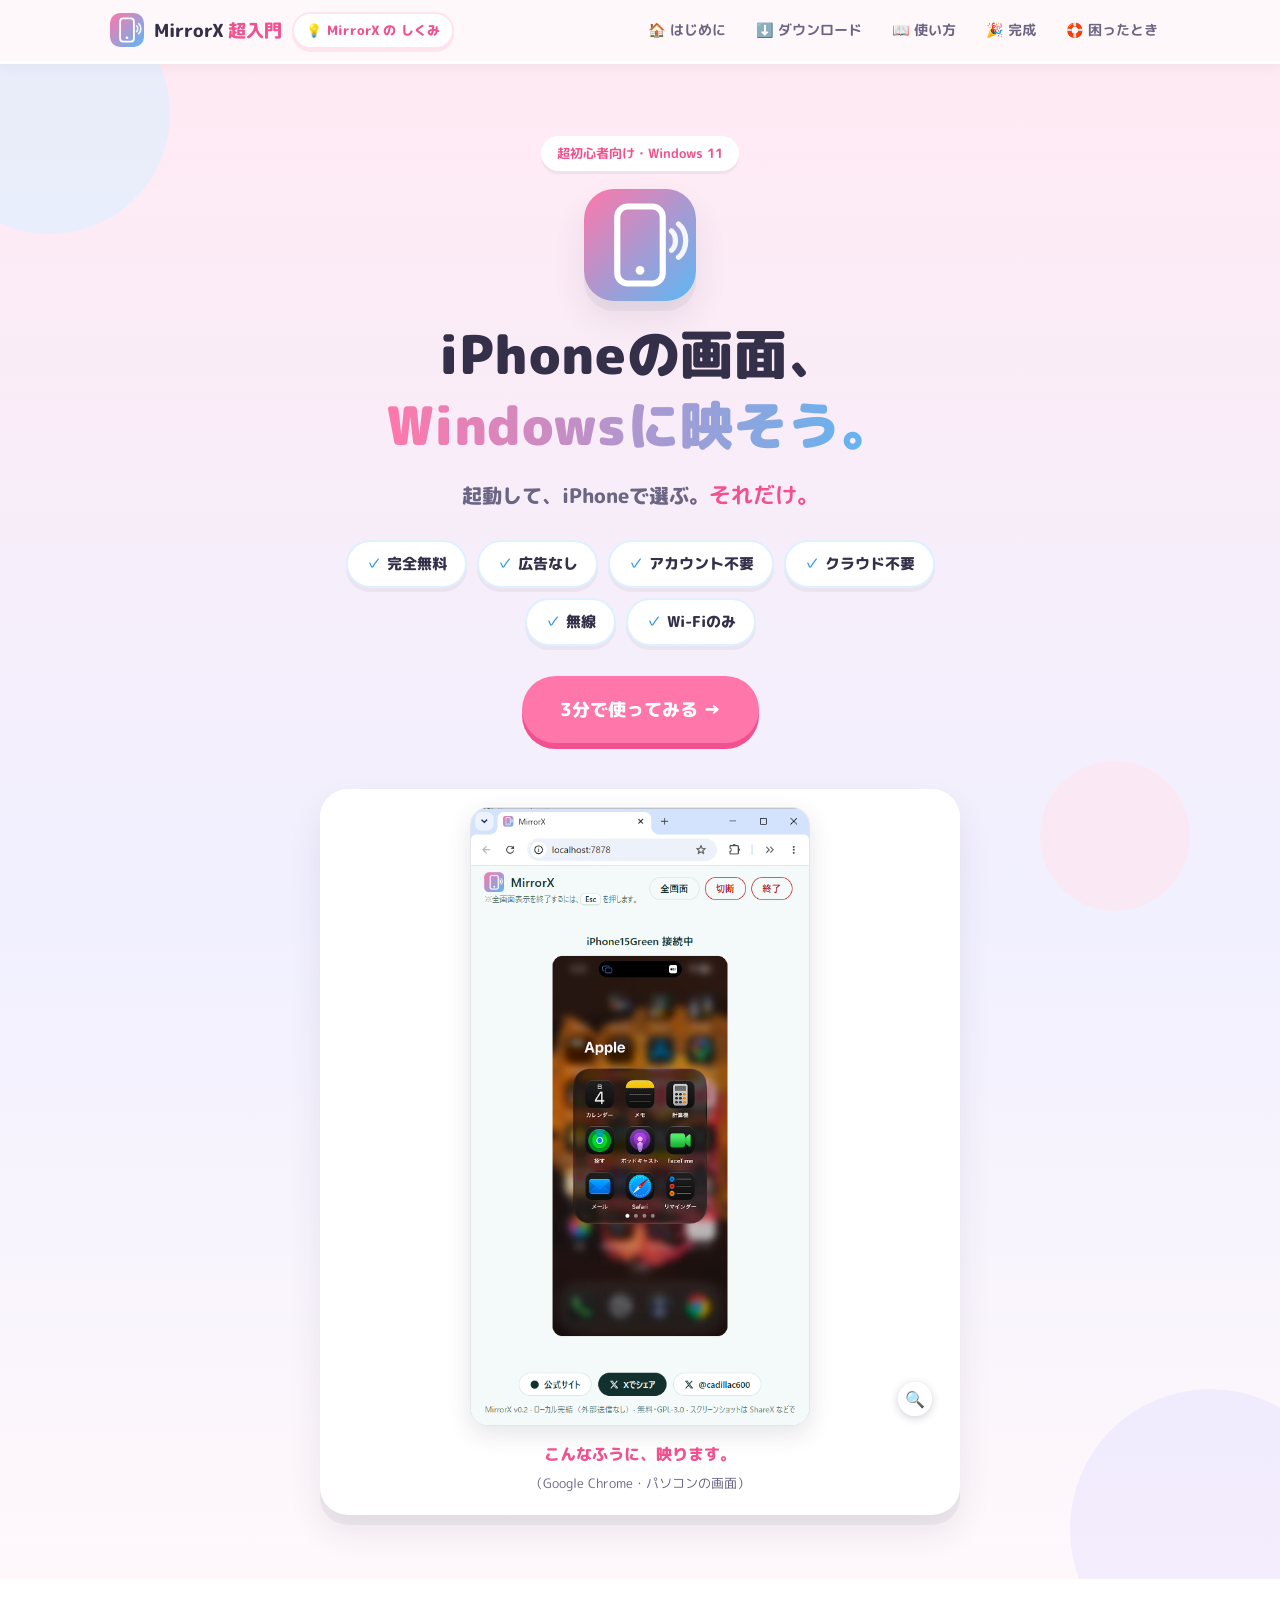
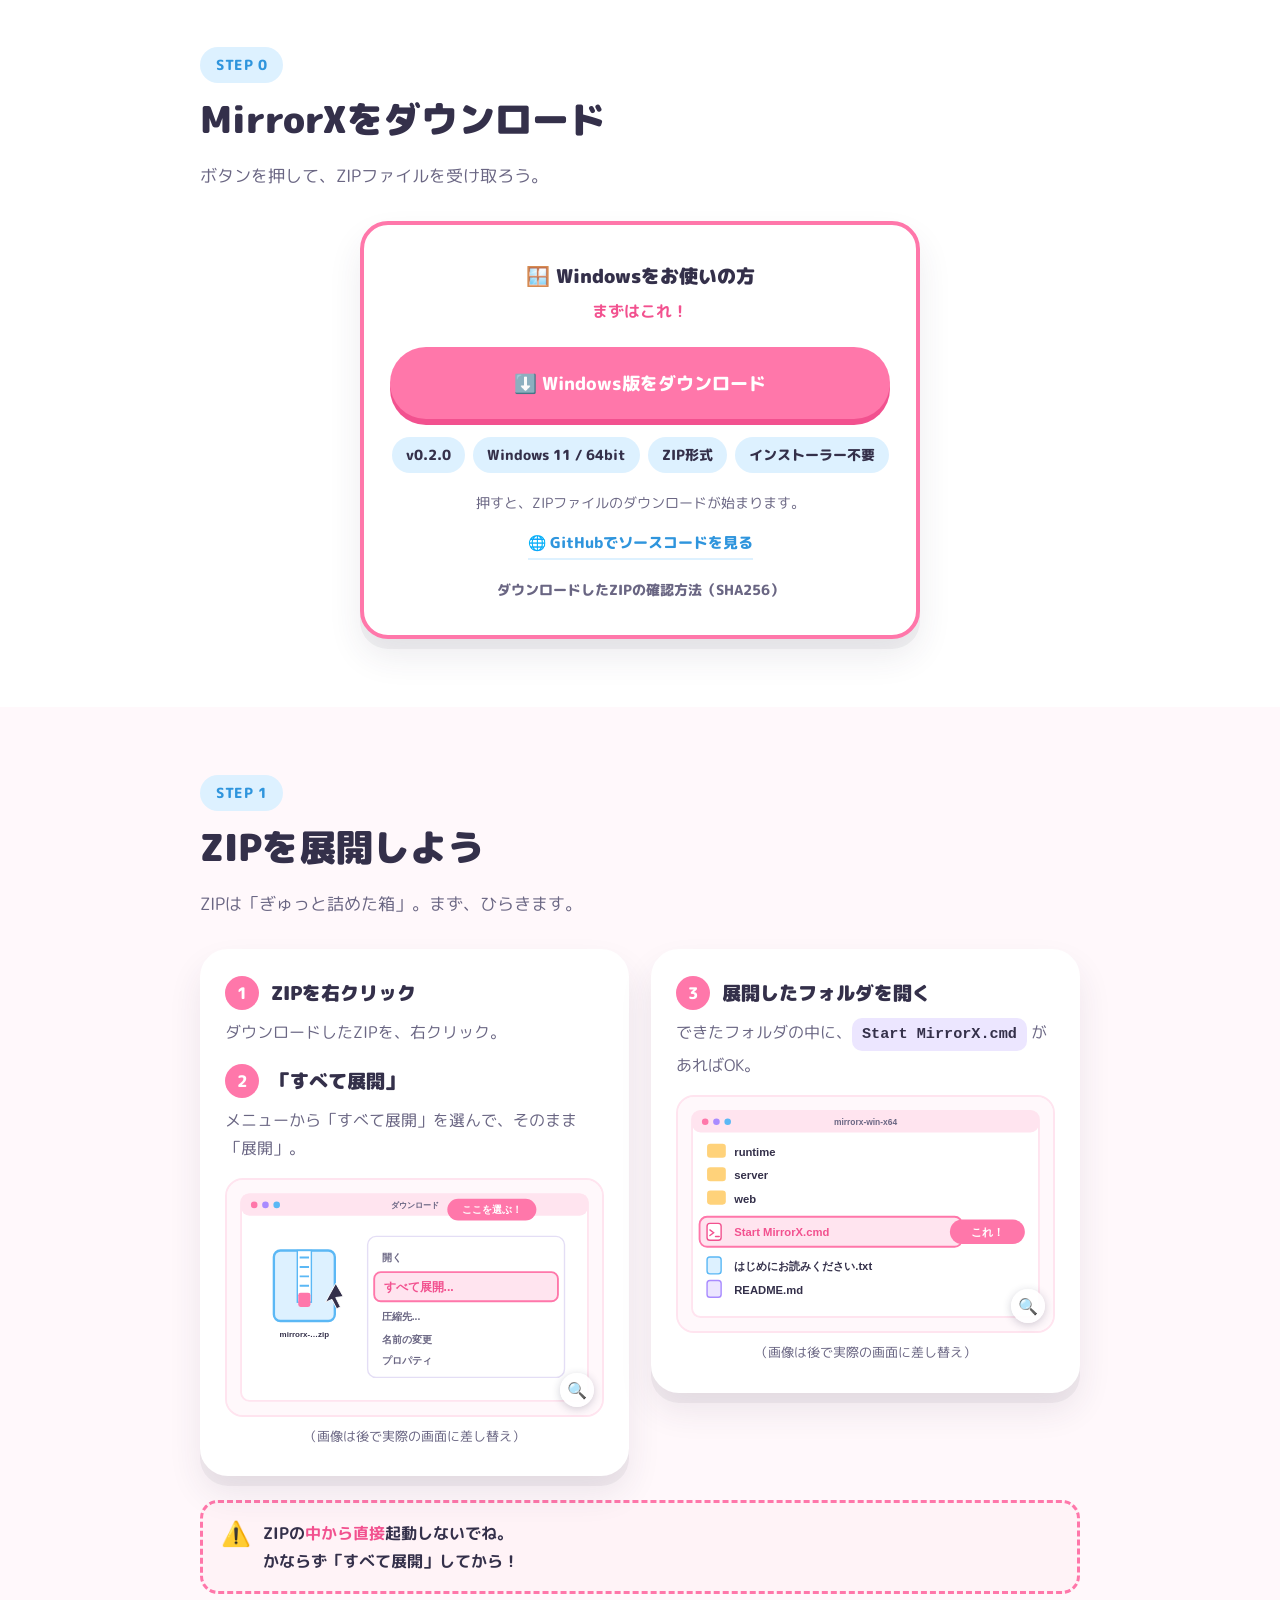
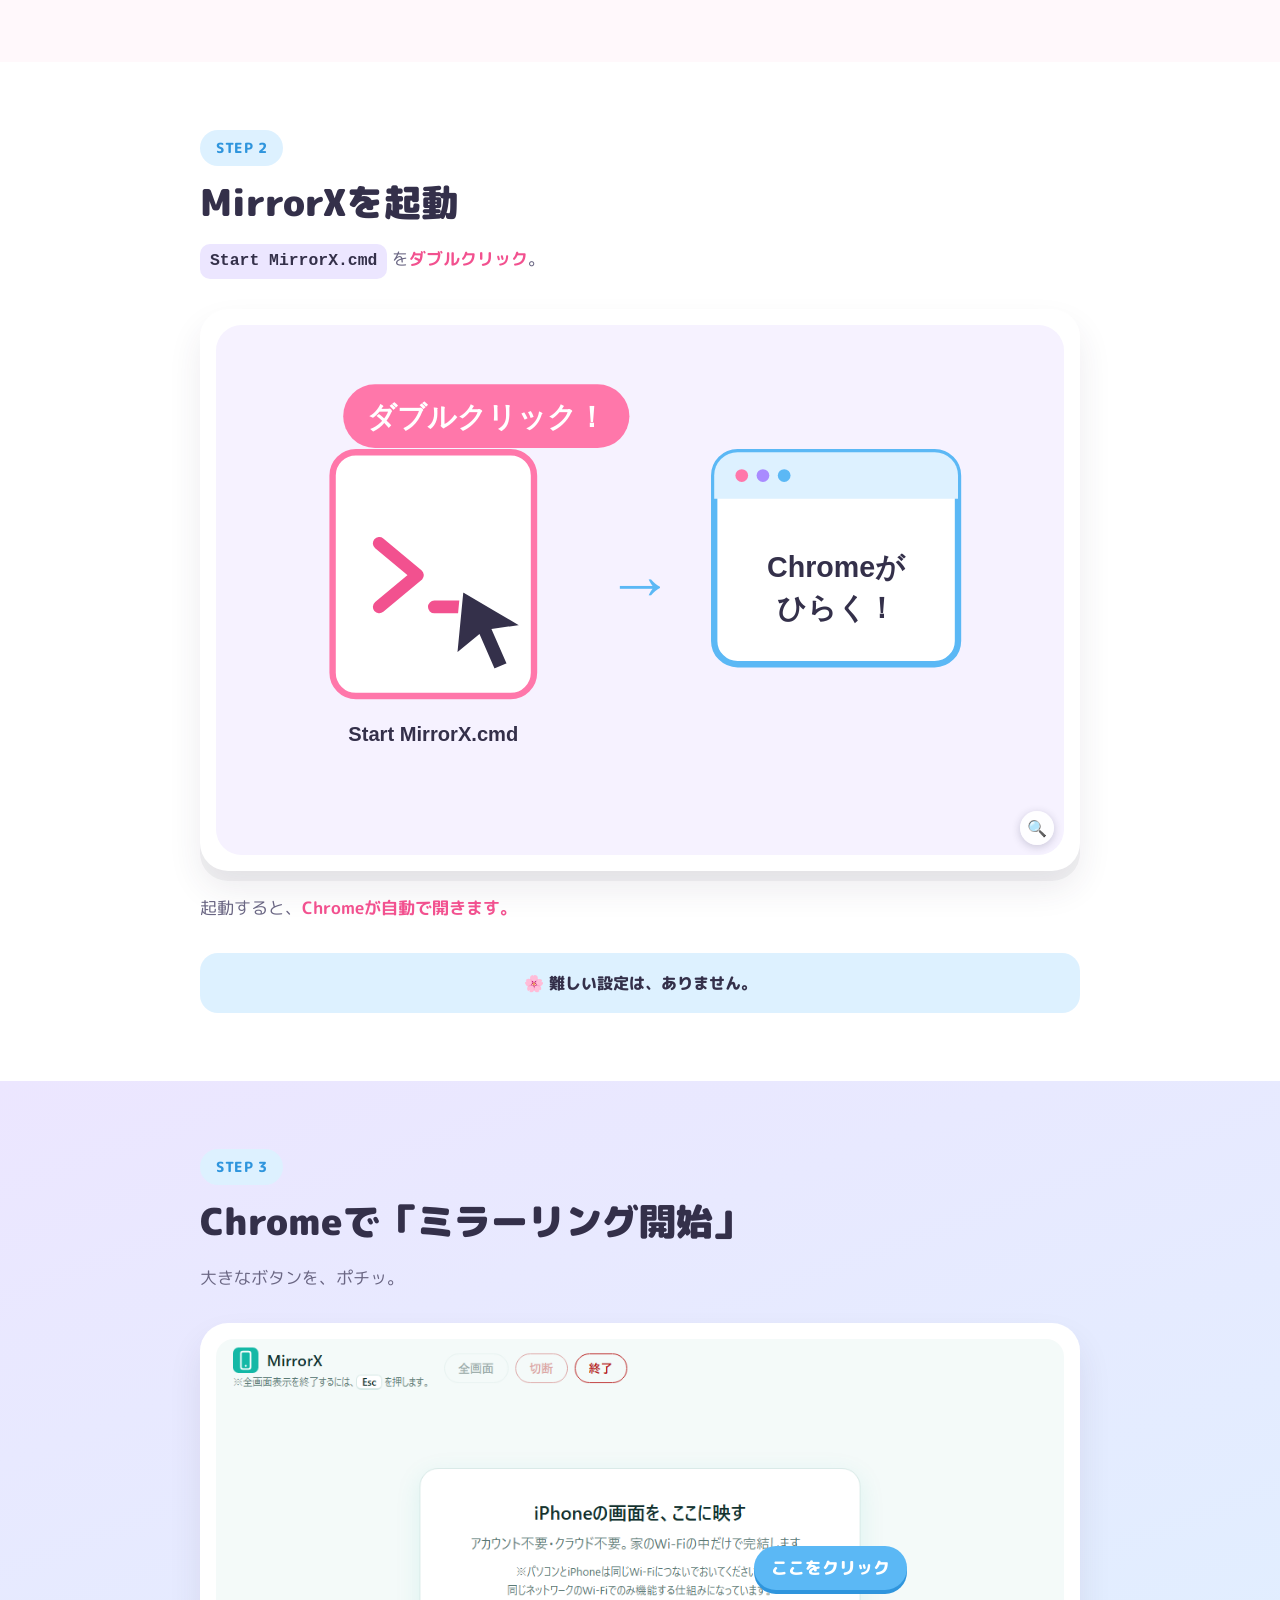
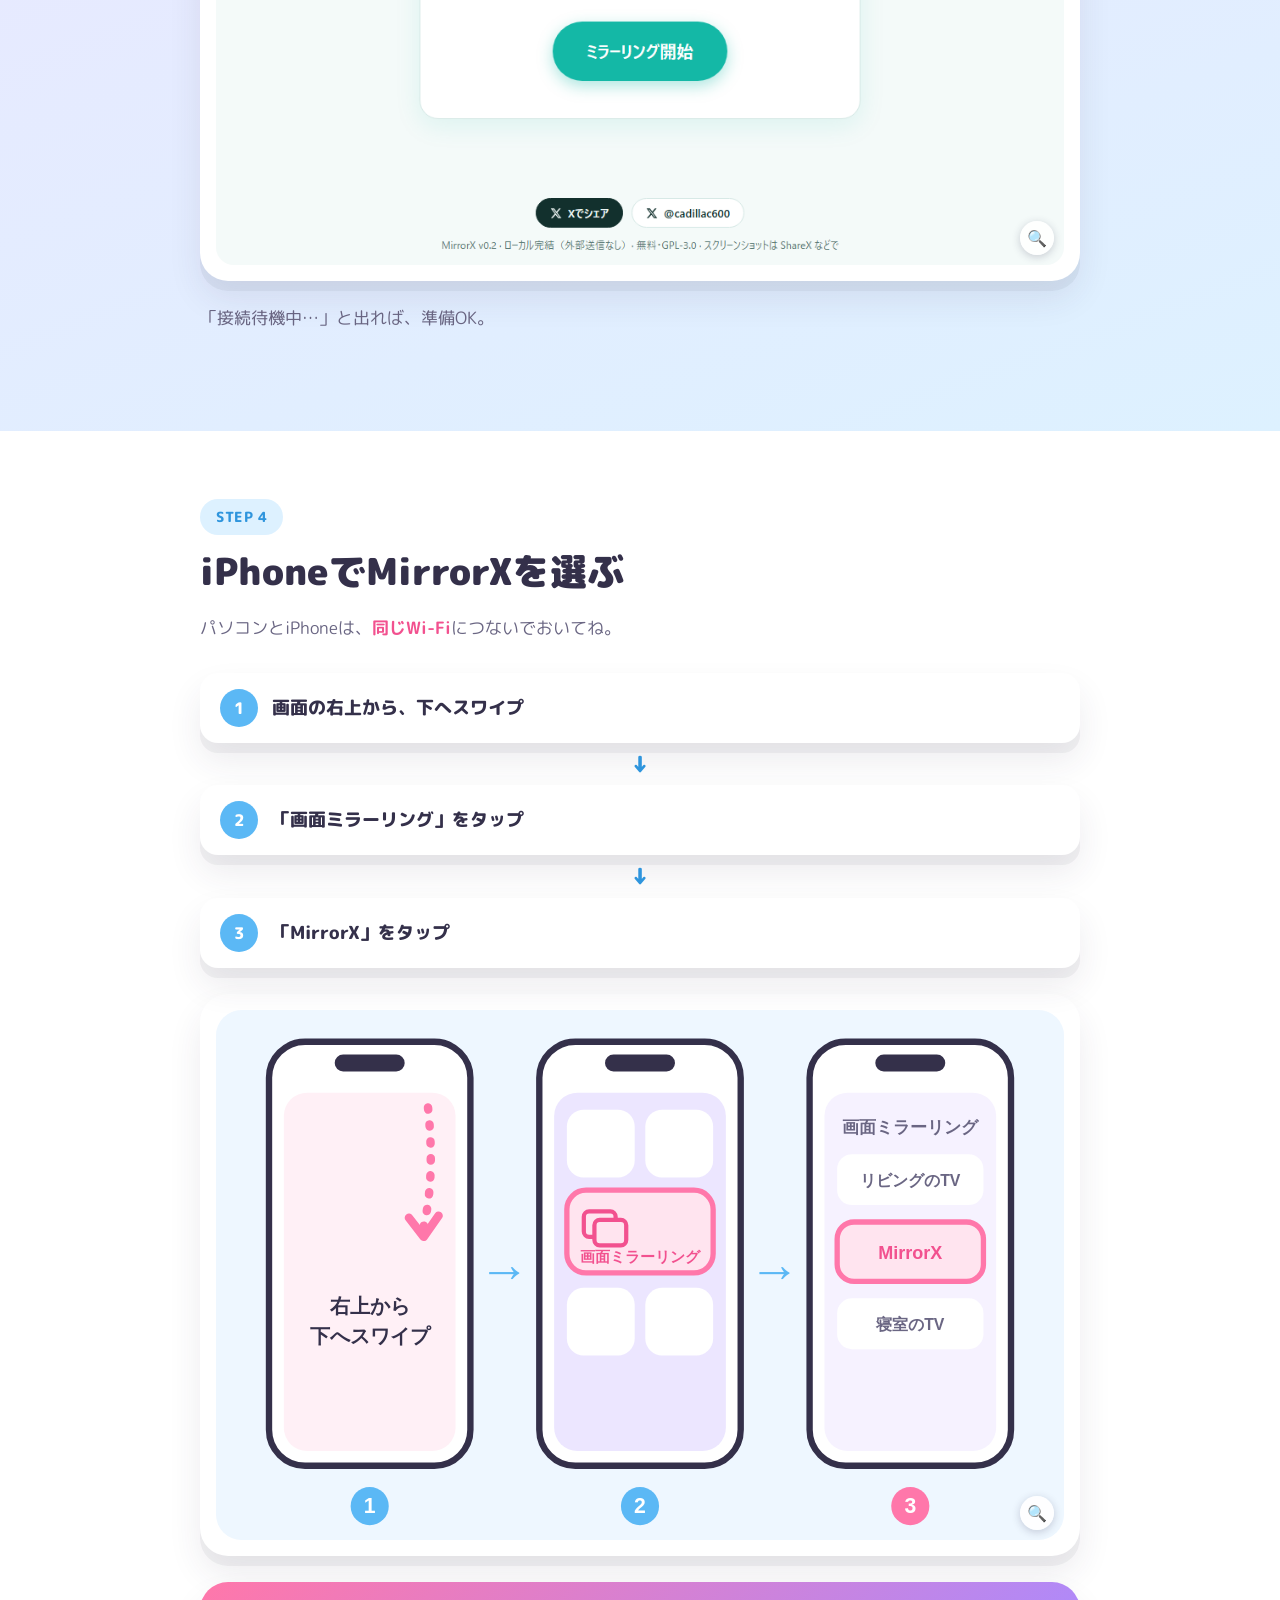
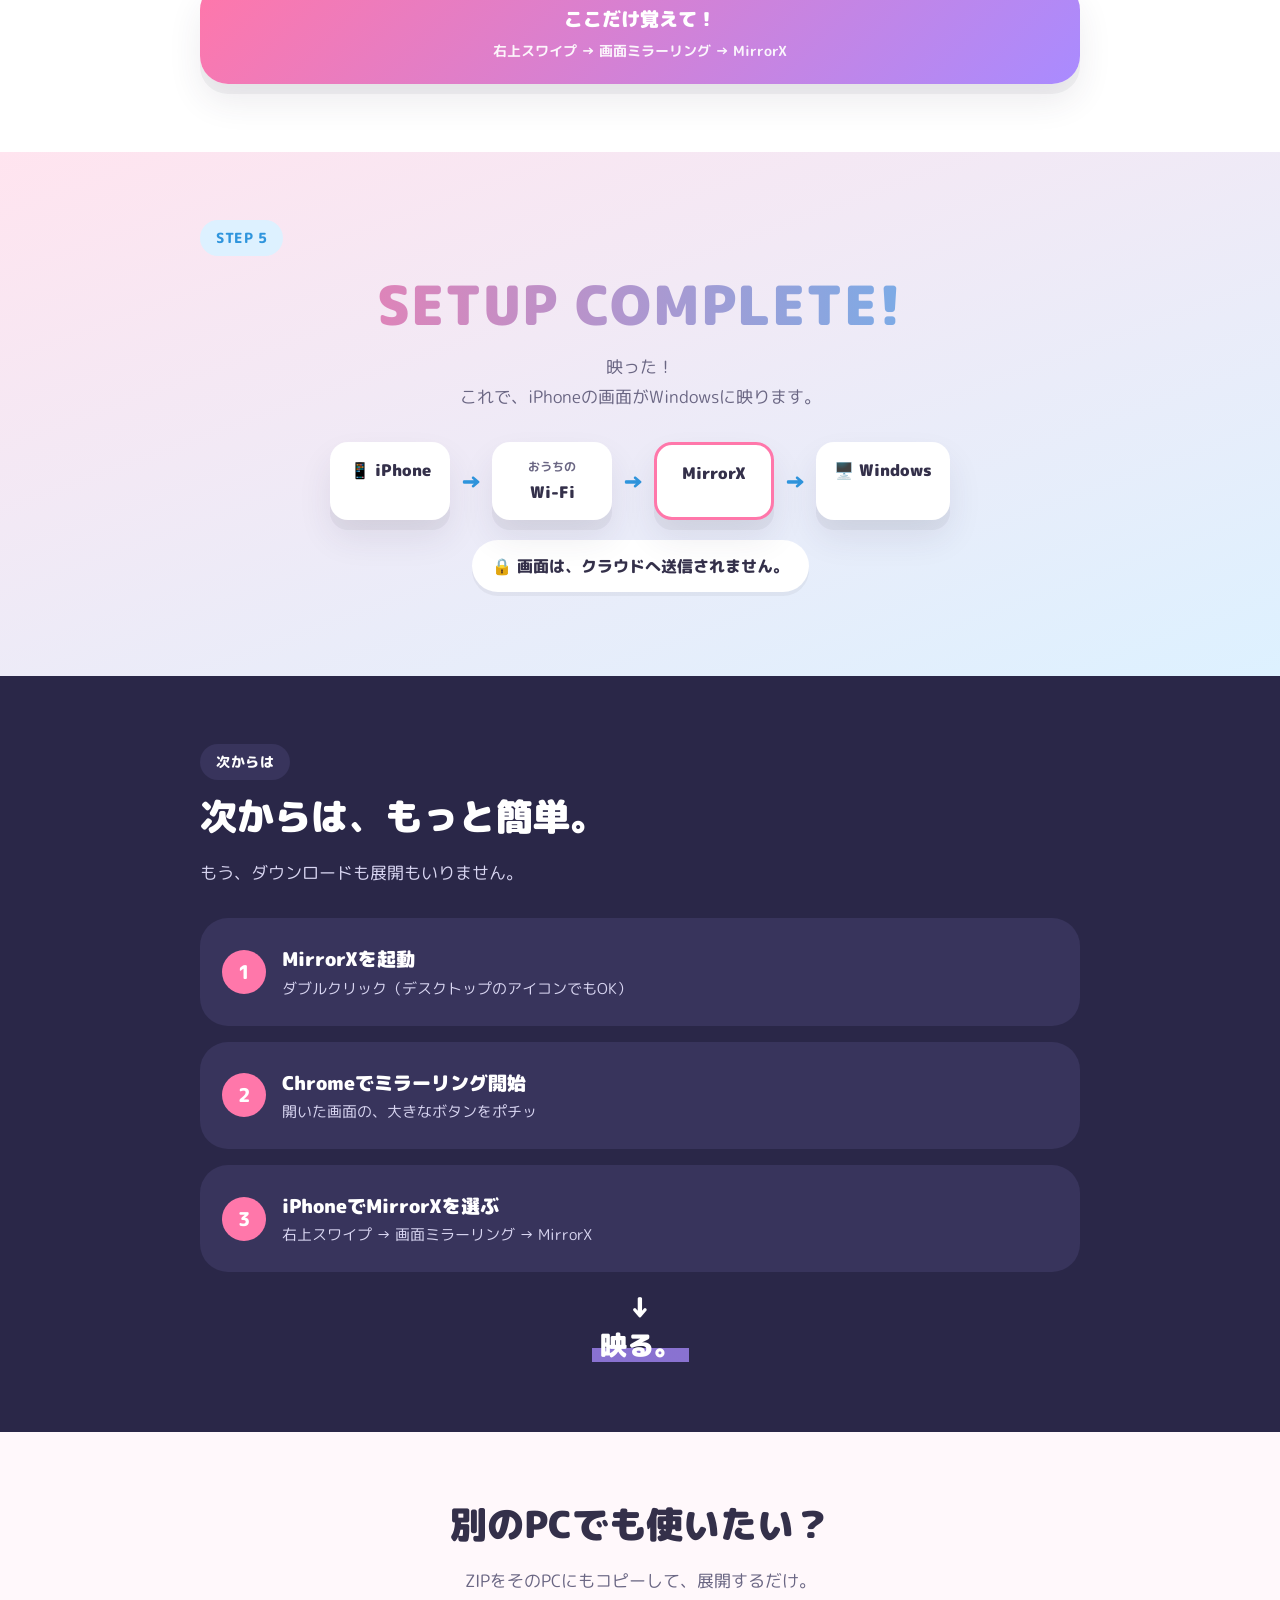
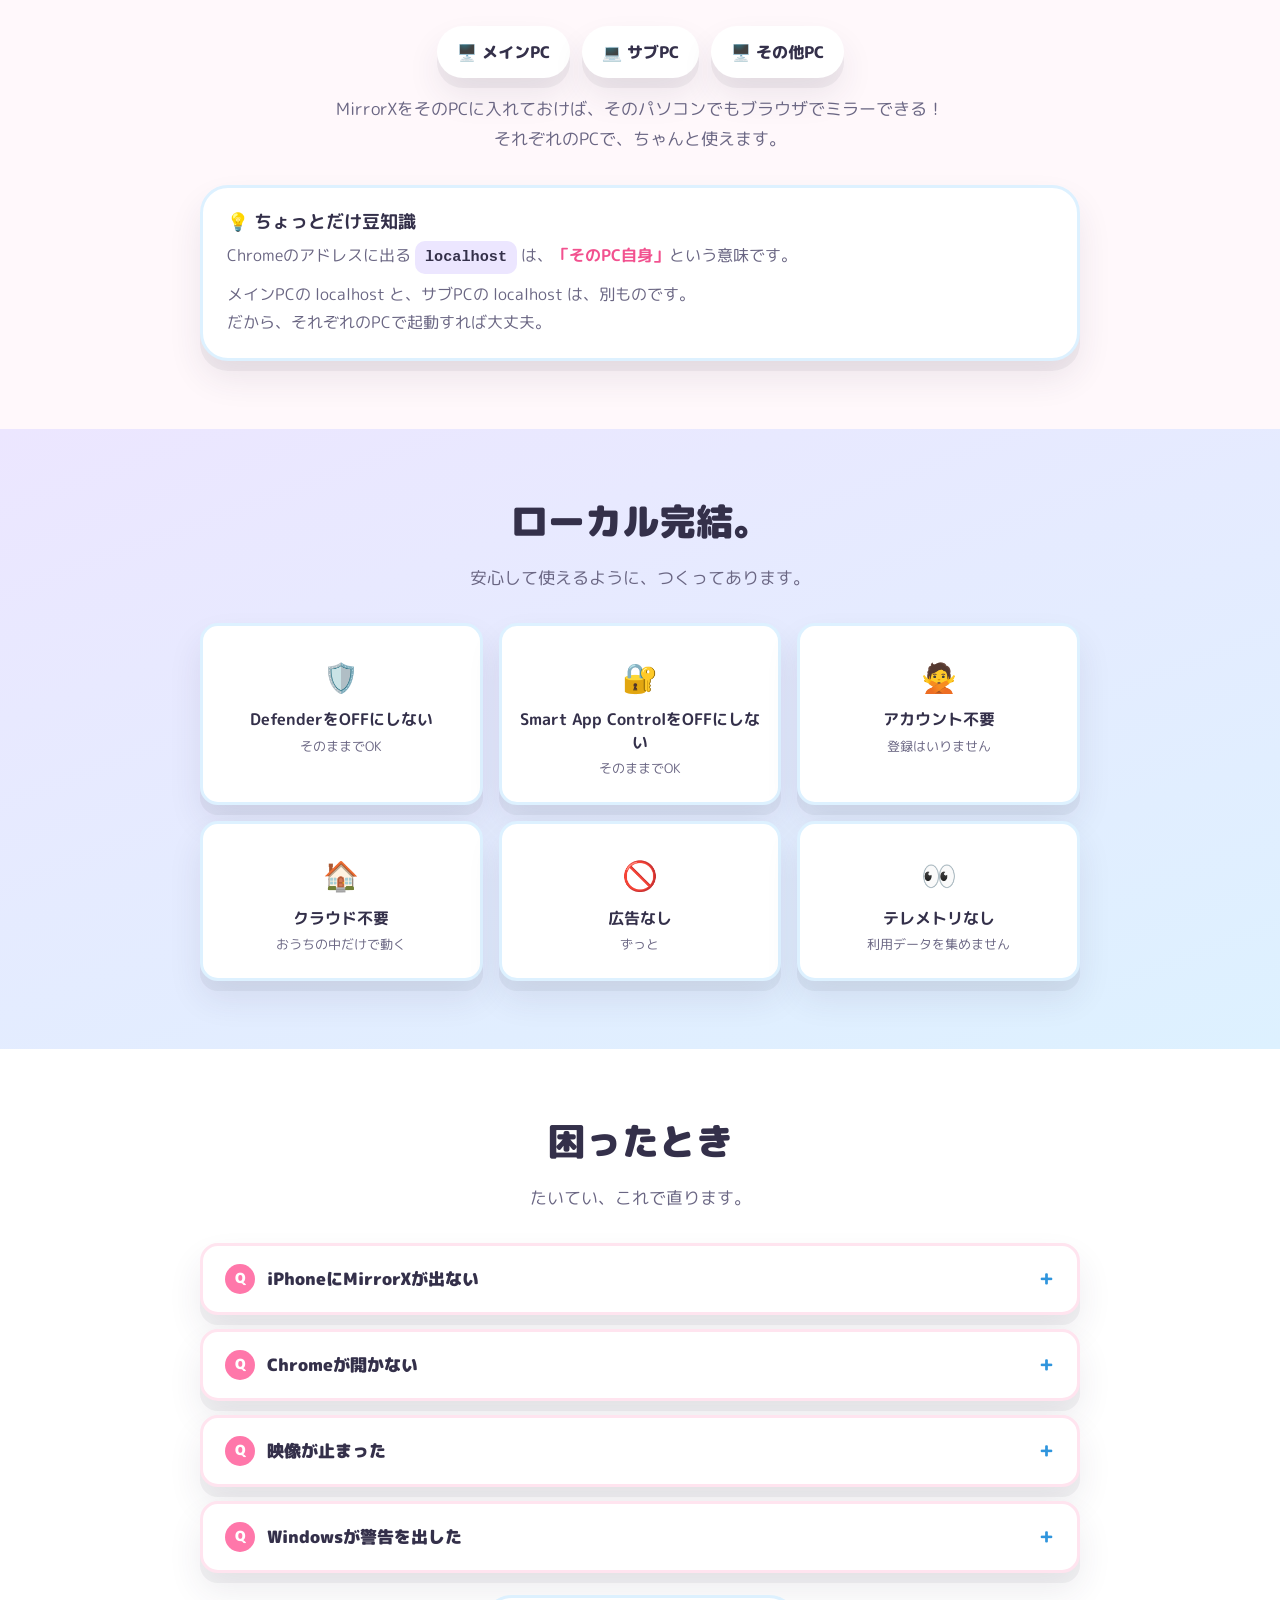
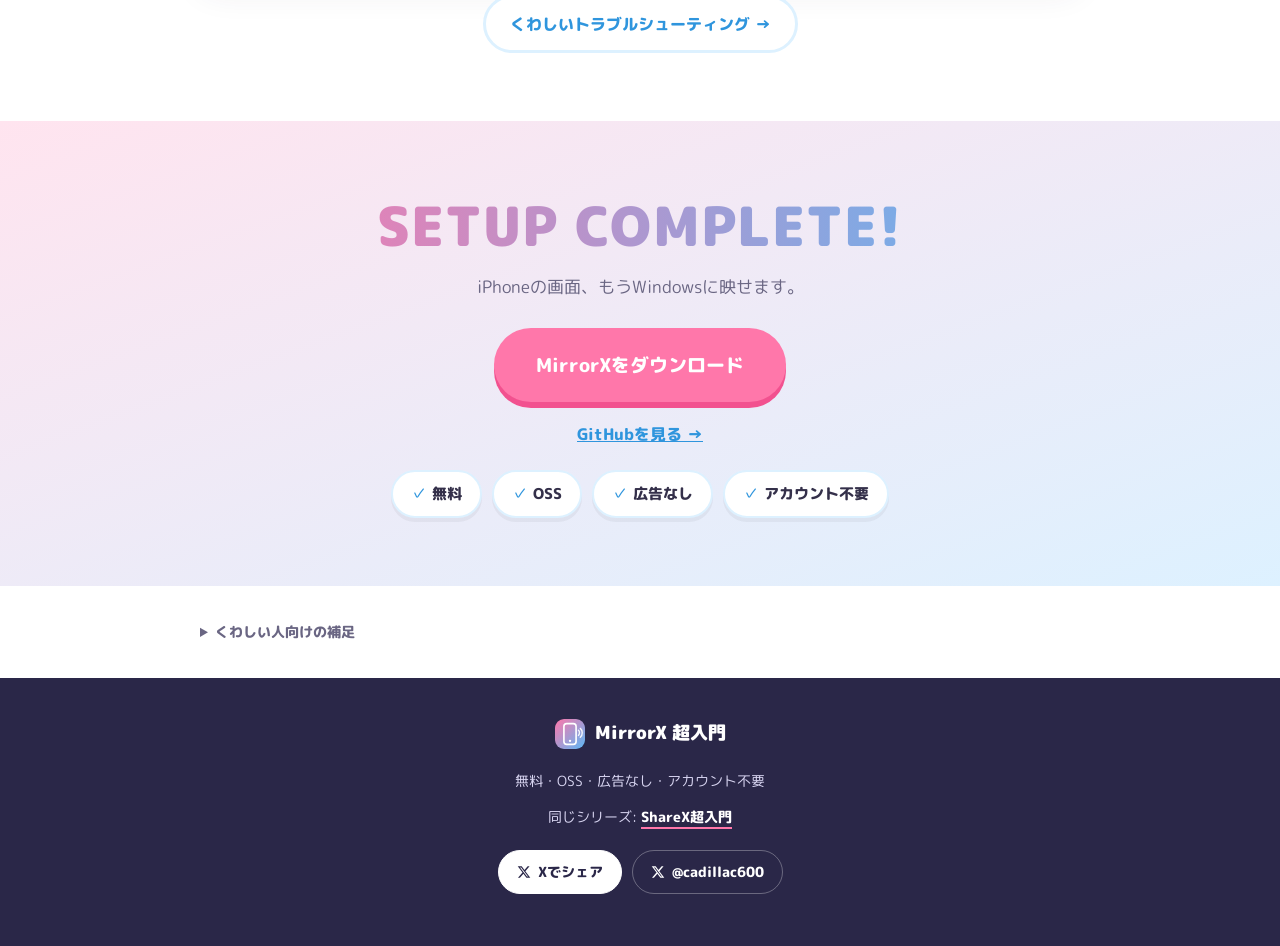
<file: public/index.html>
<!DOCTYPE html>
<html lang="ja">
<head>
<meta charset="UTF-8">
<meta name="viewport" content="width=device-width, initial-scale=1.0">
<title>MirrorX 超入門｜iPhoneの画面、Windowsに映そう</title>
<meta name="description" content="iPhoneの画面を、Windowsのブラウザに映す。完全無料・広告なし・アカウント不要・クラウド不要。起動して、iPhoneで選ぶだけの超初心者向けガイド。">

<link rel="canonical" href="https://mirrorx.jp-x.workers.dev/">

<meta property="og:type" content="website">
<meta property="og:site_name" content="MirrorX 超入門">
<meta property="og:locale" content="ja_JP">
<meta property="og:url" content="https://mirrorx.jp-x.workers.dev/">
<meta property="og:title" content="MirrorX 超入門｜iPhoneの画面、Windowsに映そう">
<meta property="og:description" content="起動して、iPhoneで選ぶ。それだけ。完全無料・広告なし・アカウント不要・クラウド不要。">
<meta property="og:image" content="https://mirrorx.jp-x.workers.dev/images/og-image.png?v=3">
<meta property="og:image:width" content="1200">
<meta property="og:image:height" content="630">
<meta name="twitter:card" content="summary_large_image">
<meta name="twitter:title" content="MirrorX 超入門｜iPhoneの画面、Windowsに映そう">
<meta name="twitter:description" content="起動して、iPhoneで選ぶ。それだけ。完全無料・広告なし・アカウント不要・クラウド不要。">
<meta name="twitter:image" content="https://mirrorx.jp-x.workers.dev/images/og-image.png?v=3">

<link rel="icon" href="images/logo.svg" type="image/svg+xml">
<link rel="icon" href="images/favicon-32.png" sizes="32x32" type="image/png">
<link rel="apple-touch-icon" href="images/apple-touch-icon.png">
<meta name="theme-color" content="#FF77AA">

<link rel="preconnect" href="https://fonts.googleapis.com">
<link rel="preconnect" href="https://fonts.gstatic.com" crossorigin>
<link href="https://fonts.googleapis.com/css2?family=M+PLUS+Rounded+1c:wght@400;500;700;800;900&display=swap" rel="stylesheet">

<link rel="stylesheet" href="style.css">
</head>
<body>

<a class="skip-link" href="#top">本文へスキップ</a>

<!-- ============ NAV ============ -->
<header class="site-nav">
  <div class="nav-inner">
    <div class="nav-brand">
      <a class="nav-logo" href="#top" aria-label="MirrorX 超入門 トップへ戻る">
        <img class="nav-logo-icon" src="images/logo.svg" alt="" width="34" height="34">
        <span>MirrorX<span class="nav-logo-sub">超入門</span></span>
      </a>
      <button type="button" class="how-chip" id="howOpen" aria-haspopup="dialog"><span aria-hidden="true">💡</span><span class="how-chip-full">MirrorX の</span>しくみ</button>
    </div>
    <button class="nav-toggle" id="navToggle" aria-expanded="false" aria-controls="navLinks" aria-label="メニューを開く">
      <span></span><span></span><span></span>
    </button>
    <nav id="navLinks" class="nav-links">
      <a href="#top">🏠 はじめに</a>
      <a href="#step0">⬇️ ダウンロード</a>
      <a href="#step1">📖 使い方</a>
      <a href="#complete">🎉 完成</a>
      <a href="#help">🛟 困ったとき</a>
    </nav>
  </div>
</header>

<!-- ============ HERO ============ -->
<section id="top" class="hero">
  <div class="blob blob-1" aria-hidden="true"></div>
  <div class="blob blob-2" aria-hidden="true"></div>
  <div class="blob blob-3" aria-hidden="true"></div>

  <div class="hero-inner reveal">
    <p class="eyebrow">超初心者向け・Windows 11</p>
    <img class="hero-logo" src="images/logo.svg" alt="MirrorX ロゴ" width="112" height="112">
    <h1 class="hero-title">
      iPhoneの画面、<br>
      <span class="hero-title-accent">Windowsに映そう。</span>
    </h1>
    <p class="hero-sub">起動して、iPhoneで選ぶ。<br class="sp-only"><strong>それだけ。</strong></p>

    <div class="free-badges">
      <span class="free-badge"><b>✓</b> 完全無料</span>
      <span class="free-badge"><b>✓</b> 広告なし</span>
      <span class="free-badge"><b>✓</b> アカウント不要</span>
      <span class="free-badge"><b>✓</b> クラウド不要</span>
      <span class="free-badge"><b>✓</b> 無線</span>
      <span class="free-badge"><b>✓</b> Wi-Fiのみ</span>
    </div>

    <a href="#step0" class="cta-button">3分で使ってみる <span aria-hidden="true">→</span></a>
  </div>

  <div class="hero-visual reveal">
    <img class="hero-shot" src="images/demo-mirror.png" alt="Google Chrome に MirrorX の画面が開き、iPhoneのホーム画面が映っているようす" width="510" height="931">
    <p class="hero-visual-note">こんなふうに、映ります。</p>
    <p class="hero-visual-sub">（Google Chrome・パソコンの画面）</p>
  </div>
</section>

<!-- ============ STEP 0 : DOWNLOAD ============ -->
<section id="step0" class="section section-white">
  <div class="section-inner reveal">
    <p class="step-eyebrow">STEP 0</p>
    <h2 class="section-title">MirrorXをダウンロード</h2>
    <p class="section-lead">ボタンを押して、ZIPファイルを受け取ろう。</p>

    <div class="dl-card">
      <p class="dl-label">🪟 Windowsをお使いの方</p>
      <p class="dl-sub">まずはこれ！</p>
      <a class="dl-primary-btn" href="https://github.com/jpn-x/taisa-mirror/releases/download/v0.2.0/mirrorx-v0.2.0-win-x64.zip" data-link="download" rel="noopener">
        ⬇️ Windows版をダウンロード
      </a>
      <div class="dl-chips">
        <span class="chip">v<span data-bind="version">0.2.0</span></span>
        <span class="chip">Windows 11 / 64bit</span>
        <span class="chip">ZIP形式</span>
        <span class="chip">インストーラー不要</span>
      </div>
      <p class="dl-note">押すと、ZIPファイルのダウンロードが始まります。</p>
      <a class="dl-sub-link" href="https://github.com/jpn-x/taisa-mirror" data-link="github" target="_blank" rel="noopener">🌐 GitHubでソースコードを見る</a>
      <details class="verify">
        <summary>ダウンロードしたZIPの確認方法（SHA256）</summary>
        <p>ファイル名：<code data-bind="fileName">mirrorx-v0.2.0-win-x64.zip</code></p>
        <p>SHA256：<code class="hash" data-bind="sha256">a53154154a0aa5f379abfd12030139a5a2c792b10db1a6ec660831ef4b639ac4</code></p>
        <p>くわしい確認の手順は <a href="https://github.com/jpn-x/taisa-mirror/blob/main/docs/VERIFY.md" data-link="verify" target="_blank" rel="noopener">こちら</a>。</p>
      </details>
    </div>
  </div>
</section>

<!-- ============ STEP 1 : UNZIP ============ -->
<section id="step1" class="section section-cream">
  <div class="section-inner reveal">
    <p class="step-eyebrow">STEP 1</p>
    <h2 class="section-title">ZIPを展開しよう</h2>
    <p class="section-lead">ZIPは「ぎゅっと詰めた箱」。まず、ひらきます。</p>

    <div class="step-grid two">
      <article class="step-card reveal">
        <h3><span class="num">1</span>ZIPを右クリック</h3>
        <p>ダウンロードしたZIPを、右クリック。</p>
        <h3 style="margin-top:18px"><span class="num">2</span>「すべて展開」</h3>
        <p>メニューから「すべて展開」を選んで、そのまま「展開」。</p>
        <figure class="shot"><img src="images/steps/step1-zip-menu.svg" alt="ZIPファイルを右クリックして「すべて展開」を選ぶ" width="800" height="500" loading="lazy"><figcaption>（画像は後で実際の画面に差し替え）</figcaption></figure>
      </article>
      <article class="step-card reveal">
        <h3><span class="num">3</span>展開したフォルダを開く</h3>
        <p>できたフォルダの中に、<span class="file-chip">Start MirrorX.cmd</span> があればOK。</p>
        <figure class="shot"><img src="images/steps/step1-folder.svg" alt="展開したフォルダの中身。Start MirrorX.cmdがある" width="800" height="500" loading="lazy"><figcaption>（画像は後で実際の画面に差し替え）</figcaption></figure>
      </article>
    </div>

    <div class="warn-box">
      <span class="ico">⚠️</span>
      <p>ZIPの<strong>中から直接</strong>起動しないでね。<br>かならず「すべて展開」してから！</p>
    </div>
  </div>
</section>

<!-- ============ STEP 2 : START ============ -->
<section id="step2" class="section section-white">
  <div class="section-inner reveal">
    <p class="step-eyebrow">STEP 2</p>
    <h2 class="section-title">MirrorXを起動</h2>
    <p class="section-lead"><span class="file-chip">Start MirrorX.cmd</span> を<strong>ダブルクリック</strong>。</p>

    <div class="big-shot">
      <img src="images/steps/step2-start.svg" alt="Start MirrorX.cmd をダブルクリックする" width="800" height="500" loading="lazy">
    </div>
    <p class="section-lead" style="margin-top:22px">起動すると、<strong>Chromeが自動で開きます。</strong></p>
    <div class="reassure">🌸 難しい設定は、ありません。</div>
  </div>
</section>

<!-- ============ STEP 3 : CHROME ============ -->
<section id="step3" class="section section-pop">
  <div class="section-inner reveal">
    <p class="step-eyebrow">STEP 3</p>
    <h2 class="section-title">Chromeで<br class="sp-only">「ミラーリング開始」</h2>
    <p class="section-lead">大きなボタンを、ポチッ。</p>

    <div class="big-shot callout-wrap">
      <img src="images/steps/step3-chrome.png" alt="MirrorXの画面にある「ミラーリング開始」ボタン。ここをクリック" width="1000" height="620" loading="lazy">
      <span class="callout" aria-hidden="true">ここをクリック</span>
    </div>
    <p class="section-lead" style="margin-top:22px">「接続待機中…」と出れば、準備OK。</p>
  </div>
</section>

<!-- ============ STEP 4 : IPHONE ============ -->
<section id="step4" class="section section-white">
  <div class="section-inner reveal">
    <p class="step-eyebrow">STEP 4</p>
    <h2 class="section-title">iPhoneで<br class="sp-only">MirrorXを選ぶ</h2>
    <p class="section-lead">パソコンとiPhoneは、<strong>同じWi-Fi</strong>につないでおいてね。</p>

    <div class="flow-arrows">
      <div class="flow-pill"><span class="num sky">1</span>画面の右上から、下へスワイプ</div>
      <div class="flow-arrow" aria-hidden="true">↓</div>
      <div class="flow-pill"><span class="num sky">2</span>「画面ミラーリング」をタップ</div>
      <div class="flow-arrow" aria-hidden="true">↓</div>
      <div class="flow-pill"><span class="num sky">3</span>「MirrorX」をタップ</div>
    </div>

    <div class="big-shot">
      <img src="images/steps/step4-iphone.svg" alt="iPhoneのコントロールセンターから画面ミラーリング、MirrorXを選ぶ流れ" width="800" height="500" loading="lazy">
    </div>

    <div class="remember">ここだけ覚えて！<small>右上スワイプ → 画面ミラーリング → MirrorX</small></div>
  </div>
</section>

<!-- ============ STEP 5 : COMPLETE ============ -->
<section id="complete" class="section section-complete">
  <div class="section-inner reveal">
    <p class="step-eyebrow">STEP 5</p>
    <h2 class="complete-title">SETUP COMPLETE!</h2>
    <p class="section-lead center">映った！<br>これで、iPhoneの画面がWindowsに映ります。</p>

    <div class="diagram" aria-label="iPhoneからWi-Fiを通ってWindowsに映る図">
      <div class="diagram-node">📱 iPhone</div>
      <div class="diagram-arrow" aria-hidden="true">→</div>
      <div class="diagram-node"><small>おうちの</small>Wi-Fi</div>
      <div class="diagram-arrow" aria-hidden="true">→</div>
      <div class="diagram-node hl">MirrorX</div>
      <div class="diagram-arrow" aria-hidden="true">→</div>
      <div class="diagram-node">🖥️ Windows</div>
    </div>
    <p class="safe-line">🔒 画面は、クラウドへ送信されません。</p>
  </div>
</section>

<!-- ============ DAILY ============ -->
<section id="daily" class="section section-night">
  <div class="section-inner reveal">
    <p class="step-eyebrow" style="background:var(--night-card);color:#fff">次からは</p>
    <h2 class="section-title on-night">次からは、<br class="sp-only">もっと簡単。</h2>
    <p class="section-lead on-night">もう、ダウンロードも展開もいりません。</p>

    <div class="daily-card"><span class="num">1</span><div><div class="t">MirrorXを起動</div><div class="d">ダブルクリック（デスクトップのアイコンでもOK）</div></div></div>
    <div class="daily-card"><span class="num">2</span><div><div class="t">Chromeでミラーリング開始</div><div class="d">開いた画面の、大きなボタンをポチッ</div></div></div>
    <div class="daily-card"><span class="num">3</span><div><div class="t">iPhoneでMirrorXを選ぶ</div><div class="d">右上スワイプ → 画面ミラーリング → MirrorX</div></div></div>
    <p class="daily-goal">↓<br><span>映る。</span></p>
  </div>
</section>

<!-- ============ OTHER PC ============ -->
<section id="other-pc" class="section section-cream">
  <div class="section-inner reveal">
    <h2 class="section-title center">別のPCでも使いたい？</h2>
    <p class="section-lead center">ZIPをそのPCにもコピーして、展開するだけ。</p>

    <div class="pc-row" style="justify-content:center">
      <span class="pc-pill">🖥️ メインPC</span>
      <span class="pc-pill">💻 サブPC</span>
      <span class="pc-pill">🖥️ その他PC</span>
    </div>
    <p class="section-lead center" style="margin-top:-6px">MirrorXをそのPCに入れておけば、<br class="sp-only">そのパソコンでもブラウザでミラーできる！<br>それぞれのPCで、ちゃんと使えます。</p>

    <div class="tip-box">
      <h3>💡 ちょっとだけ豆知識</h3>
      <p>Chromeのアドレスに出る <span class="file-chip">localhost</span> は、<strong>「そのPC自身」</strong>という意味です。</p>
      <p>メインPCの localhost と、サブPCの localhost は、別ものです。<br>だから、それぞれのPCで起動すれば大丈夫。</p>
    </div>
  </div>
</section>

<!-- ============ SAFETY ============ -->
<section id="safe" class="section section-pop">
  <div class="section-inner reveal">
    <h2 class="section-title center">ローカル完結。</h2>
    <p class="section-lead center">安心して使えるように、つくってあります。</p>

    <div class="safe-grid">
      <div class="safe-card"><span class="ico">🛡️</span><b>DefenderをOFFにしない</b><span>そのままでOK</span></div>
      <div class="safe-card"><span class="ico">🔐</span><b>Smart App ControlをOFFにしない</b><span>そのままでOK</span></div>
      <div class="safe-card"><span class="ico">🙅</span><b>アカウント不要</b><span>登録はいりません</span></div>
      <div class="safe-card"><span class="ico">🏠</span><b>クラウド不要</b><span>おうちの中だけで動く</span></div>
      <div class="safe-card"><span class="ico">🚫</span><b>広告なし</b><span>ずっと</span></div>
      <div class="safe-card"><span class="ico">👀</span><b>テレメトリなし</b><span>利用データを集めません</span></div>
    </div>
  </div>
</section>

<!-- ============ HELP ============ -->
<section id="help" class="section section-white">
  <div class="section-inner reveal">
    <h2 class="section-title center">困ったとき</h2>
    <p class="section-lead center">たいてい、これで直ります。</p>

    <div class="faq-list">
      <details class="faq"><summary>iPhoneにMirrorXが出ない</summary>
        <div class="ans">パソコンとiPhoneが<b>同じWi-Fi（同じルーター）</b>か確認してね。ブラウザが「接続待機中」になっているかも見てみよう。</div></details>
      <details class="faq"><summary>Chromeが開かない</summary>
        <div class="ans">MirrorXを<b>もう一度起動</b>してみよう。アドレスに <span class="file-chip">localhost:7878</span> を入力しても開けるよ。</div></details>
      <details class="faq"><summary>映像が止まった</summary>
        <div class="ans">まず、ブラウザを<b>F5（再読み込み）</b>。それでもダメなら、一度ミラーリングを止めて、iPhoneからつなぎ直そう。</div></details>
      <details class="faq"><summary>Windowsが警告を出した</summary>
        <div class="ans"><b>DefenderやSmart App ControlはOFFにしないでね。</b>ZIPを右クリック →「プロパティ」→「許可する」にチェックしてから展開すると、出にくくなります。<br><a href="https://github.com/jpn-x/taisa-mirror/blob/main/docs/VERIFY.md" data-link="verify" target="_blank" rel="noopener">正しい確認の手順を見る →</a></div></details>
    </div>

    <div class="more-link"><a href="https://github.com/jpn-x/taisa-mirror/blob/main/docs/TROUBLESHOOTING.md" data-link="troubleshooting" target="_blank" rel="noopener">くわしいトラブルシューティング →</a></div>
  </div>
</section>

<!-- ============ FINAL ============ -->
<section id="final" class="section section-complete final">
  <div class="section-inner center reveal">
    <h2 class="complete-title">SETUP COMPLETE!</h2>
    <p class="section-lead center" style="margin-bottom:26px">iPhoneの画面、<br class="sp-only">もうWindowsに映せます。</p>
    <a class="cta-button" href="https://github.com/jpn-x/taisa-mirror/releases/download/v0.2.0/mirrorx-v0.2.0-win-x64.zip" data-link="download" rel="noopener">MirrorXをダウンロード</a>
    <a class="final-sub" href="https://github.com/jpn-x/taisa-mirror" data-link="github" target="_blank" rel="noopener">GitHubを見る →</a>
    <div class="final-tags">
      <span class="free-badge"><b>✓</b> 無料</span>
      <span class="free-badge"><b>✓</b> OSS</span>
      <span class="free-badge"><b>✓</b> 広告なし</span>
      <span class="free-badge"><b>✓</b> アカウント不要</span>
    </div>
  </div>
</section>

<!-- ============ SUPPLEMENT (技術の補足・小さく) ============ -->
<section class="supp">
  <details>
    <summary>くわしい人向けの補足</summary>
    <ul>
      <li>MirrorXは、iPhoneのAirPlay（画面ミラーリング）を受け取って、ブラウザに表示するローカルの小さなツールです。</li>
      <li>実行されるのは、公式の署名済みNode.jsと、JavaScript・WebAssemblyだけ。自作のexeやドライバはありません。</li>
      <li>映像はH.264のままブラウザ（WebCodecs）に渡すので軽く、画面データはPCの外に出ません。</li>
      <li>v0.1は映像のみです（音声・H.265は未対応）。ライセンスは GPL-3.0-or-later。</li>
      <li>「AirPlay」はApple Inc.の商標です。MirrorXはAppleとは無関係の、個人開発のオープンソースです。無保証でお使いください。</li>
    </ul>
  </details>
</section>

<footer class="site-footer">
  <a href="#top" class="footer-logo"><img src="images/logo.svg" alt="" width="30" height="30">MirrorX 超入門</a>
  <p>無料・OSS・広告なし・アカウント不要</p>
  <p>同じシリーズ: <a class="series" href="https://sharex-tutorial.pages.dev/" data-link="sharex" target="_blank" rel="noopener">ShareX超入門</a></p>
  <div class="x-links">
    <a class="xbtn fill" href="https://x.com/intent/tweet?text=iPhone%E3%81%AE%E7%94%BB%E9%9D%A2%E3%82%92%E3%80%81Windows%E3%81%AE%E3%83%96%E3%83%A9%E3%82%A6%E3%82%B6%E3%81%AB%E3%81%9D%E3%81%AE%E3%81%BE%E3%81%BE%E6%98%A0%E3%81%9B%E3%82%8B%E3%80%8CMirrorX%E3%80%8D%E3%80%82%E5%AE%8C%E5%85%A8%E7%84%A1%E6%96%99%E3%83%BB%E5%BA%83%E5%91%8A%E3%81%AA%E3%81%97%E3%83%BB%E3%82%A2%E3%82%AB%E3%82%A6%E3%83%B3%E3%83%88%E4%B8%8D%E8%A6%81%E3%83%BB%E3%82%AF%E3%83%A9%E3%82%A6%E3%83%89%E4%B8%8D%E8%A6%81%E3%80%82&amp;url=https%3A%2F%2Fmirrorx.jp-x.workers.dev%2F" target="_blank" rel="noopener"><svg viewBox="0 0 24 24" aria-hidden="true"><path d="M18.244 2.25h3.308l-7.227 8.26 8.502 11.24H16.17l-5.214-6.817L4.99 21.75H1.68l7.73-8.835L1.254 2.25H8.08l4.713 6.231zm-1.161 17.52h1.833L7.084 4.126H5.117z"/></svg>Xでシェア</a>
    <a class="xbtn" href="https://x.com/cadillac600" target="_blank" rel="noopener"><svg viewBox="0 0 24 24" aria-hidden="true"><path d="M18.244 2.25h3.308l-7.227 8.26 8.502 11.24H16.17l-5.214-6.817L4.99 21.75H1.68l7.73-8.835L1.254 2.25H8.08l4.713 6.231zm-1.161 17.52h1.833L7.084 4.126H5.117z"/></svg>@cadillac600</a>
  </div>
</footer>

<!-- ============ HOW IT WORKS (popup) ============ -->
<dialog id="howDlg" class="how-dlg" aria-labelledby="howTitle">
  <button type="button" class="how-close" id="howClose" aria-label="閉じる">×</button>
  <h2 id="howTitle" class="how-title">MirrorX のしくみ</h2>
  <p class="how-lead">iPhoneの画面を、パソコンのブラウザへ。<br>ぜんぶ、おうちの中だけで動きます。</p>

  <div class="how-flow" role="img" aria-label="iPhoneから、おうちのWi-Fiの中だけで、MirrorXへ。そしてChromeに映る">
    <div class="how-node"><span class="how-emoji">📱</span>iPhone</div>
    <div class="how-link"><i></i><small>Wi-Fiの中だけ<br>暗号つき</small></div>
    <div class="how-node"><span class="how-emoji">🖥️</span>MirrorX</div>
    <div class="how-link short"><i></i></div>
    <div class="how-node"><span class="how-emoji">🌐</span>Chrome</div>
  </div>

  <ol class="how-steps">
    <li><b>よぶ</b><span>MirrorXが「ここにいるよ！」とWi-Fiの中に知らせる</span></li>
    <li><b>えらぶ</b><span>iPhoneの画面ミラーリングで「MirrorX」を選ぶ</span></li>
    <li><b>おくる</b><span>画面を小さく圧縮して、暗号に包んで送る</span></li>
    <li><b>うつす</b><span>MirrorXが包みをあけて、Chromeが映す</span></li>
  </ol>

  <div class="how-badges">
    <span class="free-badge"><b>✓</b> 外に出ない</span>
    <span class="free-badge"><b>✓</b> アカウント不要</span>
    <span class="free-badge"><b>✓</b> DefenderもSACもOFFにしない</span>
  </div>
  <p class="how-more"><a href="https://github.com/jpn-x/taisa-mirror" data-link="github" target="_blank" rel="noopener">もっとくわしく（GitHub）→</a></p>
</dialog>

<button class="to-top" id="toTop" hidden aria-label="ページの先頭へ">↑</button>

<script src="config.js"></script>
<script src="script.js"></script>
</body>
</html>
</file>
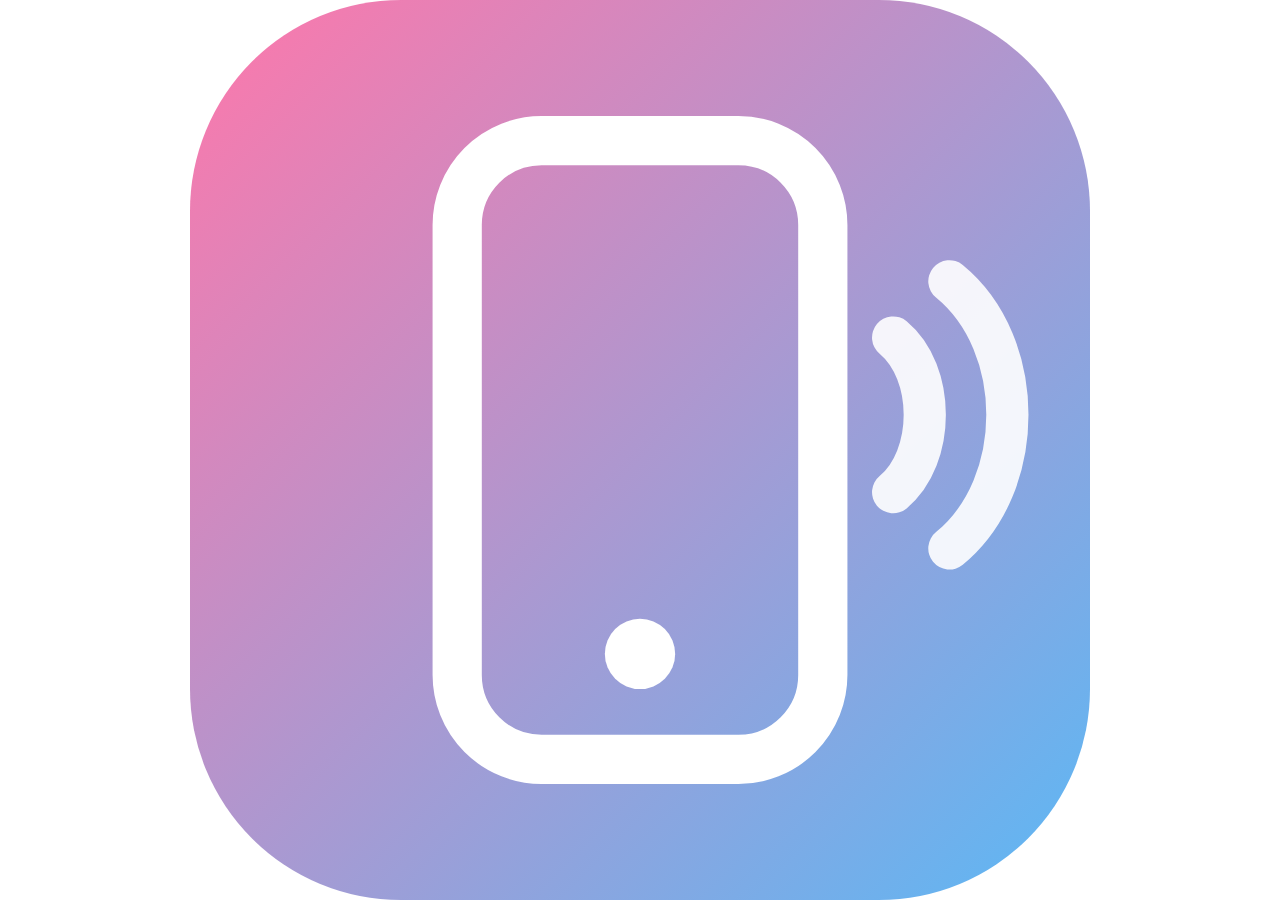
<file: tools/icon.html>
<!DOCTYPE html>
<html><head><meta charset="UTF-8"><style>*{margin:0}body{background:transparent}img{display:block;width:100vw;height:100vh}</style></head>
<body><img src="../public/images/logo.svg" alt=""></body></html>
</file>
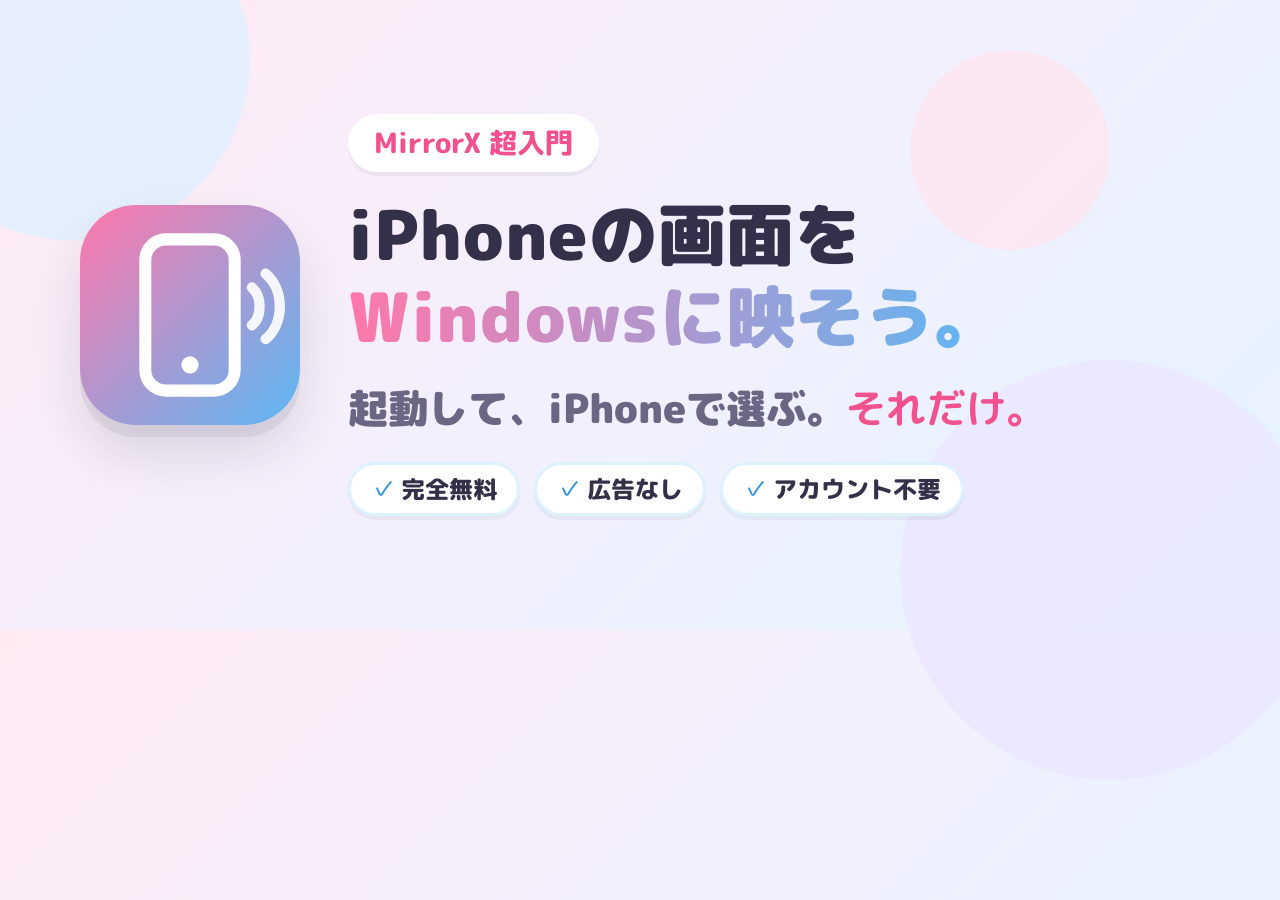
<file: tools/og.html>
<!DOCTYPE html>
<html lang="ja"><head><meta charset="UTF-8">
<!-- OGP画像(1200x630)の元。 tools/make-images.ps1 で public/images/og-image.png を作ります。デザインはサイトのトーンそのまま。 -->
<link href="https://fonts.googleapis.com/css2?family=M+PLUS+Rounded+1c:wght@700;800;900&display=swap" rel="stylesheet">
<style>
  :root{--pink:#FF77AA;--pink-deep:#F2518F;--sky:#5BB8F5;--sky-deep:#2F95DD;--sky-soft:#DDF1FF;--lav:#ECE6FF;--ink:#34304A;--ink-soft:#6A6683}
  *{box-sizing:border-box;margin:0}
  body{width:1200px;height:630px;overflow:hidden;font-family:"M PLUS Rounded 1c","Yu Gothic UI",sans-serif;color:var(--ink);
    background:linear-gradient(135deg,#FFEAF3 0%,#F1F0FF 55%,#E3F3FF 100%);position:relative}
  .blob{position:absolute;border-radius:50%;opacity:.7}
  .b1{width:360px;height:360px;background:var(--sky-soft);left:-110px;top:-120px}
  .b2{width:420px;height:420px;background:var(--lav);right:-120px;bottom:-150px}
  .b3{width:200px;height:200px;background:#FFE4EF;right:90px;top:50px}
  .wrap{position:relative;z-index:2;height:100%;display:flex;align-items:center;gap:48px;padding:0 80px}
  .logo{flex:none;width:220px;height:220px;border-radius:56px;box-shadow:0 12px 0 rgba(52,48,74,.07),0 28px 50px rgba(52,48,74,.14)}
  .eyebrow{display:inline-block;background:#fff;color:var(--pink-deep);font-weight:800;font-size:28px;padding:8px 26px;border-radius:999px;box-shadow:0 4px 0 rgba(52,48,74,.06);margin-bottom:22px}
  h1{font-weight:900;font-size:68px;white-space:nowrap;line-height:1.2;letter-spacing:.01em}
  h1 .acc{background:linear-gradient(90deg,var(--pink),var(--sky));-webkit-background-clip:text;background-clip:text;color:transparent}
  .name{margin-top:20px;font-weight:900;font-size:40px;color:var(--ink-soft)}
  .name b{color:var(--pink-deep)}
  .tags{display:flex;gap:14px;margin-top:24px}
  .tag{background:#fff;border:3px solid var(--sky-soft);border-radius:999px;font-weight:800;font-size:24px;padding:6px 20px;box-shadow:0 4px 0 rgba(52,48,74,.06)}
  .tag i{font-style:normal;color:var(--sky-deep);margin-right:6px}
</style></head>
<body>
  <div class="blob b1"></div><div class="blob b2"></div><div class="blob b3"></div>
  <div class="wrap">
    <img class="logo" src="../public/images/logo.svg" alt="">
    <div>
      <div class="eyebrow">MirrorX 超入門</div>
      <h1>iPhoneの画面を<br><span class="acc">Windowsに映そう。</span></h1>
      <div class="name">起動して、iPhoneで選ぶ。<b>それだけ。</b></div>
      <div class="tags"><span class="tag"><i>✓</i>完全無料</span><span class="tag"><i>✓</i>広告なし</span><span class="tag"><i>✓</i>アカウント不要</span></div>
    </div>
  </div>
</body></html>
</file>
<file: public/style.css>
/* ============================================
   MirrorX 超入門 — やさしい丸ゴシック / ピンク × スカイ
   (ShareX超入門と同じシリーズの「型」を継承したデザインシステム)
   ============================================ */

:root{
  --pink:       #FF77AA;
  --pink-deep:  #F2518F;
  --pink-soft:  #FFE4EF;
  --sky:        #5BB8F5;
  --sky-deep:   #2F95DD;
  --sky-soft:   #DDF1FF;
  --lavender:   #A98BFF;
  --lavender-soft:#ECE6FF;
  --ink:        #34304A;
  --ink-soft:   #6A6683;
  --cream:      #FFF8FB;
  --white:      #FFFFFF;
  --night:      #2A2748;
  --night-card: #38345C;

  --radius-lg: 28px;
  --radius-md: 18px;
  --radius-sm: 12px;
  --shadow-card: 0 10px 0 rgba(52,48,74,0.06), 0 18px 34px rgba(52,48,74,0.09);
  --shadow-btn: 0 6px 0 var(--pink-deep);
  --shadow-btn-sky: 0 6px 0 var(--sky-deep);
  --max-w: 880px;

  color-scheme: light;
}

*{ box-sizing:border-box; }
html{ scroll-behavior:smooth; -webkit-text-size-adjust:100%; }

body{
  margin:0;
  background: var(--cream);
  color: var(--ink);
  font-family:"M PLUS Rounded 1c","Hiragino Maru Gothic ProN","Yu Gothic UI","Yu Gothic",sans-serif;
  line-height:1.75;
  -webkit-font-smoothing:antialiased;
  overflow-x:hidden;
}

img{ max-width:100%; height:auto; display:block; }
h1,h2,h3{ line-height:1.35; }
strong{ color:var(--pink-deep); }
a{ color:inherit; }

.skip-link{
  position:absolute; left:-999px; top:0;
  background:var(--pink); color:#fff; padding:10px 16px; border-radius:0 0 10px 0; z-index:200;
}
.skip-link:focus{ left:0; }
.sp-only{ display:none; }

/* ---------- reveal ---------- */
.reveal{ opacity:0; transform:translateY(22px); transition:opacity .6s ease, transform .6s ease; }
.reveal.is-visible{ opacity:1; transform:translateY(0); }
@media (prefers-reduced-motion: reduce){
  .reveal{ opacity:1; transform:none; transition:none; }
  html{ scroll-behavior:auto; }
}

/* ============ NAV ============ */
.site-nav{
  position:sticky; top:0; z-index:100;
  background:rgba(255,248,251,0.9);
  backdrop-filter:blur(8px);
  border-bottom:3px solid var(--white);
  box-shadow:0 2px 14px rgba(52,48,74,0.06);
}
.nav-inner{
  max-width:1100px; margin:0 auto;
  display:flex; align-items:center; justify-content:space-between;
  padding:10px 20px;
}
.nav-logo{
  display:flex; align-items:center; gap:10px;
  text-decoration:none; color:var(--ink); font-weight:800; font-size:1.12rem;
}
.nav-logo-icon{ width:34px; height:34px; border-radius:10px; }
.nav-logo-sub{ color:var(--pink-deep); margin-left:4px; }

.nav-links{ display:flex; gap:6px; }
.nav-links a{
  text-decoration:none; color:var(--ink-soft); font-weight:700; font-size:.88rem;
  padding:8px 12px; border-radius:999px; transition:background .2s, color .2s, transform .15s;
  white-space:nowrap;
}
.nav-links a:hover{ background:var(--pink-soft); color:var(--pink-deep); transform:translateY(-1px); }

.nav-toggle{
  display:none; flex-direction:column; gap:5px;
  background:none; border:none; cursor:pointer; padding:10px;
}
.nav-toggle span{ width:24px; height:3px; border-radius:2px; background:var(--pink-deep); }

/* ============ HERO ============ */
.hero{
  position:relative; overflow:hidden;
  padding:72px 20px 64px;
  text-align:center;
  background:linear-gradient(180deg,#FFEAF3 0%, #F1F0FF 55%, var(--cream) 100%);
}
.blob{ position:absolute; border-radius:50%; opacity:.6; z-index:0; }
.blob-1{ width:240px; height:240px; background:var(--sky-soft); top:-70px; left:-70px; }
.blob-2{ width:280px; height:280px; background:var(--lavender-soft); bottom:-90px; right:-70px; }
.blob-3{ width:150px; height:150px; background:var(--pink-soft); top:46%; right:7%; }

.hero-inner{ position:relative; z-index:2; max-width:660px; margin:0 auto; }

.eyebrow{
  display:inline-block; font-weight:700; font-size:.84rem;
  color:var(--pink-deep); background:var(--white);
  padding:6px 16px; border-radius:999px; margin:0 0 18px;
  box-shadow:0 3px 0 rgba(52,48,74,0.06);
}
.hero-logo{
  display:block; width:112px; height:112px; margin:0 auto 18px;
  border-radius:30px;
  box-shadow:var(--shadow-card);
  animation:logoPop .6s ease .1s both;
}
@keyframes logoPop{
  0%{ transform:scale(.6) rotate(-12deg); opacity:0; }
  70%{ transform:scale(1.08) rotate(4deg); opacity:1; }
  100%{ transform:scale(1) rotate(0); }
}
@media (prefers-reduced-motion: reduce){ .hero-logo{ animation:none; } }

.hero-title{
  font-size:clamp(2.1rem, 7vw, 3.3rem);
  font-weight:900; margin:0 0 14px; letter-spacing:.01em;
}
.hero-title-accent{
  background:linear-gradient(90deg, var(--pink), var(--sky));
  -webkit-background-clip:text; background-clip:text; color:transparent;
}
.hero-sub{ font-size:1.25rem; font-weight:800; margin:0 0 26px; color:var(--ink-soft); }
.hero-sub strong{ font-size:1.1em; }

.free-badges{ display:flex; gap:10px; justify-content:center; flex-wrap:wrap; margin:0 0 30px; }
.free-badge{
  display:inline-flex; align-items:center; gap:6px;
  background:var(--white); color:var(--ink);
  font-weight:800; font-size:.92rem;
  padding:9px 18px; border-radius:999px;
  border:2px solid var(--sky-soft);
  box-shadow:0 4px 0 rgba(52,48,74,0.06);
}
.free-badge b{ color:var(--sky-deep); }

.cta-button{
  display:inline-block; text-decoration:none;
  background:var(--pink); color:#fff; font-weight:800; font-size:1.12rem;
  padding:18px 38px; border-radius:999px;
  box-shadow:var(--shadow-btn);
  transition:transform .15s, box-shadow .15s;
}
.cta-button:hover{ transform:translateY(-2px); }
.cta-button:active{ transform:translateY(3px); box-shadow:0 2px 0 var(--pink-deep); }

.hero-visual{
  position:relative; z-index:2;
  max-width:640px; margin:46px auto 0;
  background:var(--white); border-radius:var(--radius-lg);
  padding:18px 18px 20px;
  box-shadow:var(--shadow-card);
}
.hero-visual img{ width:100%; border-radius:var(--radius-md); }
.hero-visual img.hero-shot{ display:block; width:100%; max-width:340px; height:auto; margin:0 auto; border:1px solid rgba(42,39,72,.12); box-shadow:0 8px 24px rgba(42,39,72,.12); }
.hero-visual-note{ color:var(--pink-deep); font-weight:800; text-align:center; margin:14px 0 0; }
.hero-visual-sub{ color:var(--ink-soft, #6b6785); font-size:.82rem; text-align:center; margin:4px 0 0; }

/* ============ SECTION shells ============ */
.section{ padding:68px 20px; }
.section-white{ background:var(--white); }
.section-cream{ background:var(--cream); }
.section-pop{ background:linear-gradient(160deg, var(--lavender-soft), var(--sky-soft)); }
.section-night{ background:var(--night); color:#fff; }
.section-complete{ background:linear-gradient(160deg, var(--pink-soft), var(--sky-soft)); position:relative; }
.section-inner{ max-width:var(--max-w); margin:0 auto; }

.step-eyebrow{
  display:inline-block; font-weight:800; font-size:.86rem; letter-spacing:.04em;
  color:var(--sky-deep); background:var(--sky-soft);
  padding:6px 16px; border-radius:999px; margin:0 0 12px;
}
.section-title{ font-size:clamp(1.6rem, 4.6vw, 2.3rem); font-weight:900; margin:0 0 16px; }
.section-title.center, .section-lead.center{ text-align:center; }
.section-title.on-night{ color:#fff; }
.section-lead{ font-size:1.08rem; color:var(--ink-soft); margin:0 0 30px; }
.section-lead.on-night{ color:#D9D6F2; }
.center{ text-align:center; }

/* ============ DOWNLOAD ============ */
.dl-card{
  background:var(--white); border:4px solid var(--pink); border-radius:var(--radius-lg);
  padding:34px 26px; box-shadow:var(--shadow-card);
  display:flex; flex-direction:column; align-items:center; text-align:center;
  max-width:560px; margin:0 auto;
}
.dl-label{ font-weight:900; font-size:1.2rem; margin:0 0 4px; }
.dl-sub{ font-weight:700; color:var(--pink-deep); margin:0 0 22px; }
.dl-primary-btn{
  display:inline-flex; align-items:center; justify-content:center; gap:10px;
  text-decoration:none; color:#fff; background:var(--pink);
  font-weight:800; font-size:1.15rem; text-align:center;
  padding:20px 28px; border-radius:999px; width:100%;
  box-shadow:var(--shadow-btn);
  transition:transform .15s, box-shadow .15s;
}
.dl-primary-btn:hover{ transform:translateY(-2px); }
.dl-primary-btn:active{ transform:translateY(3px); box-shadow:0 2px 0 var(--pink-deep); }
.dl-chips{ display:flex; flex-wrap:wrap; gap:8px; justify-content:center; margin:18px 0 6px; }
.chip{
  background:var(--sky-soft); color:var(--ink); font-weight:800; font-size:.85rem;
  padding:6px 14px; border-radius:999px;
}
.dl-note{ font-size:.9rem; color:var(--ink-soft); margin:12px 0 14px; }
.dl-sub-link{
  font-size:.92rem; font-weight:800; color:var(--sky-deep);
  text-decoration:none; border-bottom:2px solid var(--sky-soft); padding-bottom:2px;
}
.dl-sub-link:hover{ color:var(--pink-deep); border-color:var(--pink-soft); }

/* download verify (small) */
.verify{ margin-top:18px; width:100%; text-align:left; font-size:.85rem; color:var(--ink-soft); }
.verify summary{ cursor:pointer; font-weight:800; text-align:center; list-style:none; }
.verify summary::-webkit-details-marker{ display:none; }
.verify[open] summary{ margin-bottom:8px; }
.verify p{ margin:6px 0; }
.verify code{ font-family:"Consolas","Menlo",monospace; background:var(--lavender-soft); padding:2px 8px; border-radius:8px; word-break:break-all; color:var(--ink); font-size:.92em; }
.verify a{ color:var(--sky-deep); font-weight:800; }

/* ============ STEP cards ============ */
.step-grid{ display:grid; gap:22px; margin-top:8px; }
.step-grid.two{ grid-template-columns:1fr 1fr; align-items:start; }

.step-card{
  background:var(--white); border-radius:var(--radius-lg);
  padding:24px 22px 26px; box-shadow:var(--shadow-card);
  border:3px solid var(--pink-soft);
}
.section-cream .step-card, .section-pop .step-card{ border-color:var(--white); }
.step-card h3{ margin:0 0 6px; font-size:1.2rem; font-weight:900; display:flex; align-items:center; gap:12px; }
.num{
  flex:none; display:inline-flex; align-items:center; justify-content:center;
  width:34px; height:34px; border-radius:50%;
  background:var(--pink); color:#fff; font-size:1rem; font-weight:800;
}
.num.sky{ background:var(--sky); }
.step-card p{ margin:8px 0 0; color:var(--ink-soft); }
.shot{ margin:16px 0 0; }
.shot img{ width:100%; border-radius:var(--radius-md); background:var(--cream); border:2px solid var(--pink-soft); }
.shot figcaption{ font-size:.8rem; color:var(--ink-soft); margin-top:8px; text-align:center; }

.warn-box{
  display:flex; gap:12px; align-items:flex-start;
  background:#FFF3F7; border:3px dashed var(--pink); border-radius:var(--radius-md);
  padding:16px 18px; margin-top:24px; font-weight:700;
}
.warn-box .ico{ font-size:1.5rem; line-height:1.2; }
.warn-box p{ margin:0; }

.file-chip{
  display:inline-block; font-family:"Consolas","Menlo",monospace; font-weight:700;
  background:var(--lavender-soft); color:var(--ink); padding:3px 10px; border-radius:10px;
  font-size:.95em; word-break:break-all;
}

.reassure{
  background:var(--sky-soft); border-radius:var(--radius-md);
  padding:16px 20px; margin-top:22px; font-weight:800; text-align:center;
}

.big-shot{
  background:var(--white); border-radius:var(--radius-lg); padding:16px;
  box-shadow:var(--shadow-card); margin-top:10px;
}
.big-shot img{ width:100%; border-radius:var(--radius-md); }

/* 画面イメージの上の「ここをクリック」 */
.callout-wrap{ position:relative; }
.callout{
  position:absolute; left:63%; top:40%;
  background:var(--sky); color:#fff; font-weight:800; font-size:clamp(.78rem, 2.6vw, 1.05rem);
  padding:.45em 1em; border-radius:999px; box-shadow:0 4px 0 var(--sky-deep); white-space:nowrap;
}
.callout::after{
  content:""; position:absolute; left:14%; bottom:-.55em; width:.9em; height:.9em; background:var(--sky);
  transform:rotate(45deg); border-radius:0 0 .25em 0; z-index:-1;
}

/* ============ iPhone steps ============ */
.flow-arrows{ display:grid; gap:14px; margin:6px 0 26px; }
.flow-pill{
  display:flex; align-items:center; gap:14px;
  background:var(--white); border-radius:var(--radius-md); padding:16px 20px;
  box-shadow:var(--shadow-card); font-weight:800; font-size:1.12rem;
}
.flow-pill .num{ width:38px; height:38px; }
.flow-arrow{ text-align:center; color:var(--sky-deep); font-weight:900; font-size:1.4rem; line-height:1; margin:-4px 0; }
.remember{
  background:linear-gradient(135deg, var(--pink), var(--lavender));
  color:#fff; border-radius:var(--radius-lg); padding:20px 22px; text-align:center;
  font-weight:900; font-size:1.2rem; box-shadow:var(--shadow-card); margin-top:26px;
}
.remember small{ display:block; font-weight:700; opacity:.92; font-size:.9rem; margin-top:4px; }

/* ============ COMPLETE ============ */
.complete-title{
  font-size:clamp(2rem, 8vw, 3.4rem); font-weight:900; text-align:center; margin:0 0 10px;
  background:linear-gradient(90deg, var(--pink), var(--sky));
  -webkit-background-clip:text; background-clip:text; color:transparent;
  letter-spacing:.02em;
}
.diagram{
  display:flex; align-items:stretch; justify-content:center; gap:10px; flex-wrap:wrap;
  margin:26px 0 8px;
}
.diagram-node{
  background:var(--white); border-radius:var(--radius-md); padding:14px 18px; min-width:120px;
  text-align:center; font-weight:900; box-shadow:var(--shadow-card);
}
.diagram-node small{ display:block; font-weight:700; color:var(--ink-soft); font-size:.78rem; }
.diagram-node.hl{ border:3px solid var(--pink); }
.diagram-arrow{ align-self:center; color:var(--sky-deep); font-weight:900; font-size:1.4rem; }
.safe-line{
  text-align:center; font-weight:800; margin-top:20px;
  background:var(--white); border-radius:999px; padding:12px 20px; display:table; margin-left:auto; margin-right:auto;
  box-shadow:0 4px 0 rgba(52,48,74,0.06);
}

/* ============ DAILY ============ */
.daily-card{
  background:var(--night-card); border-radius:var(--radius-lg); padding:24px 22px;
  display:flex; gap:16px; align-items:center; margin-bottom:16px;
}
.daily-card .num{ width:44px; height:44px; font-size:1.2rem; }
.daily-card .t{ font-weight:900; font-size:1.2rem; }
.daily-card .d{ color:#D9D6F2; font-size:.92rem; }
.daily-goal{
  text-align:center; margin:14px 0 0; font-size:1.7rem; font-weight:900; line-height:1.4;
}
.daily-goal span{
  display:inline-block; line-height:1.25; padding:0 8px;
  background:linear-gradient(180deg, transparent 58%, rgba(169,139,255,.75) 58%);
}

/* ============ OTHER PC ============ */
.pc-row{ display:flex; flex-wrap:wrap; gap:12px; margin:6px 0 22px; }
.pc-pill{
  display:inline-flex; align-items:center; gap:8px; background:var(--white);
  font-weight:800; padding:12px 20px; border-radius:999px; box-shadow:var(--shadow-card);
}
.tip-box{
  background:var(--white); border:3px solid var(--sky-soft); border-radius:var(--radius-lg);
  padding:22px 24px; box-shadow:var(--shadow-card);
}
.tip-box h3{ margin:0 0 8px; font-size:1.1rem; }
.tip-box p{ margin:6px 0 0; color:var(--ink-soft); }

/* ============ SAFETY ============ */
.safe-grid{ display:grid; grid-template-columns:repeat(3, 1fr); gap:16px; }
.safe-card{
  background:var(--white); border-radius:var(--radius-md); padding:22px 16px; text-align:center;
  box-shadow:var(--shadow-card); border:3px solid var(--sky-soft);
}
.safe-card .ico{ font-size:1.8rem; display:block; margin-bottom:6px; }
.safe-card b{ display:block; font-size:1rem; line-height:1.4; }
.safe-card span{ display:block; font-size:.82rem; color:var(--ink-soft); margin-top:4px; }

/* ============ FAQ ============ */
.faq-list{ display:grid; gap:14px; }
.faq{
  background:var(--white); border-radius:var(--radius-md); box-shadow:var(--shadow-card);
  border:3px solid var(--pink-soft); overflow:hidden;
}
.faq summary{
  cursor:pointer; list-style:none; padding:18px 22px; font-weight:900; font-size:1.05rem;
  display:flex; align-items:center; gap:12px;
}
.faq summary::-webkit-details-marker{ display:none; }
.faq summary::before{ content:"Q"; flex:none; width:30px; height:30px; border-radius:50%; background:var(--pink); color:#fff; display:inline-flex; align-items:center; justify-content:center; font-size:.9rem; }
.faq summary::after{ content:"＋"; margin-left:auto; color:var(--sky-deep); font-weight:900; }
.faq[open] summary::after{ content:"－"; }
.faq .ans{ padding:0 22px 20px 64px; color:var(--ink-soft); }
.faq .ans b{ color:var(--pink-deep); }
.more-link{ margin-top:22px; text-align:center; }
.more-link a{
  display:inline-block; text-decoration:none; font-weight:800; color:var(--sky-deep);
  border:3px solid var(--sky-soft); background:var(--white); border-radius:999px; padding:12px 24px;
}
.more-link a:hover{ border-color:var(--sky); }

/* ============ FINAL CTA ============ */
.final .cta-button{ font-size:1.2rem; padding:20px 42px; }
.final-sub{ display:block; margin-top:18px; font-weight:800; color:var(--sky-deep); }
.final-tags{ display:flex; gap:10px; justify-content:center; flex-wrap:wrap; margin-top:22px; }

/* ============ SUPPLEMENT ============ */
.supp{ background:var(--white); padding:34px 20px; }
.supp details{ max-width:var(--max-w); margin:0 auto; font-size:.88rem; color:var(--ink-soft); }
.supp summary{ cursor:pointer; font-weight:800; color:var(--ink-soft); }
.supp ul{ margin:12px 0 0; padding-left:1.3em; }

/* ============ FOOTER ============ */
.site-footer{ background:var(--night); color:#D9D6F2; text-align:center; padding:40px 20px 52px; }
.footer-logo{ color:#fff; font-weight:900; text-decoration:none; font-size:1.1rem; display:inline-flex; align-items:center; gap:10px; }
.footer-logo img{ width:30px; height:30px; border-radius:9px; }
.site-footer p{ margin:12px 0 0; font-size:.88rem; }
.site-footer a.series{ color:#fff; font-weight:800; border-bottom:2px solid var(--pink); text-decoration:none; }

.to-top{
  position:fixed; right:16px; bottom:16px; z-index:90; width:48px; height:48px; border-radius:50%;
  border:none; background:var(--pink); color:#fff; font-size:1.2rem; font-weight:900; cursor:pointer;
  box-shadow:var(--shadow-btn);
}
.to-top[hidden]{ display:none; }

/* ============ RESPONSIVE ============ */
@media (max-width: 820px){
  .nav-toggle{ display:flex; }
  .nav-links{
    display:none; position:absolute; left:0; right:0; top:100%;
    flex-direction:column; gap:2px; padding:10px 16px 16px;
    background:rgba(255,248,251,0.98); border-bottom:3px solid var(--white);
    box-shadow:0 12px 20px rgba(52,48,74,0.08);
  }
  .nav-links.is-open{ display:flex; }
  .nav-links a{ font-size:1rem; padding:14px 16px; }
}
@media (max-width: 720px){
  .section{ padding:54px 18px; }
  .step-grid.two{ grid-template-columns:1fr; }
  .safe-grid{ grid-template-columns:1fr 1fr; }
  .sp-only{ display:inline; }
  .hero{ padding:56px 18px 52px; }
  .hero-sub{ font-size:1.12rem; }
  .cta-button, .dl-primary-btn{ width:100%; }
  .faq .ans{ padding-left:22px; }
  .diagram{ flex-direction:column; align-items:stretch; }
  .diagram-arrow{ transform:rotate(90deg); text-align:center; }
  .blob-3{ display:none; }
}
@media (max-width: 420px){
  .dl-primary-btn{ font-size:clamp(.95rem, 4.3vw, 1.15rem); padding:20px 14px; white-space:nowrap; }
  .safe-grid{ grid-template-columns:1fr; }
  .nav-logo{ font-size:1.02rem; }
}
.x-links{ display:flex; flex-wrap:wrap; justify-content:center; gap:10px; margin-top:20px; }
.xbtn{ display:inline-flex; align-items:center; gap:7px; padding:9px 18px; border-radius:999px; border:1px solid rgba(255,255,255,.3); color:#fff; text-decoration:none; font-weight:800; font-size:.85rem; background:transparent; transition:.15s; }
.xbtn svg{ width:14px; height:14px; fill:currentColor; }
.xbtn:hover{ border-color:var(--pink); color:var(--pink); }
.xbtn.fill{ background:#fff; color:var(--night); border-color:#fff; }
.xbtn.fill:hover{ background:var(--pink); border-color:var(--pink); color:#fff; }
/* ============ image zoom ============ */
.zoom-wrap{ display:block; position:relative; cursor:zoom-in; border-radius:inherit; -webkit-tap-highlight-color:transparent; }
.zoom-wrap:focus-visible{ outline:3px solid var(--pink); outline-offset:3px; }
.zoom-wrap::after{ content:"🔍"; position:absolute; right:10px; bottom:10px; width:34px; height:34px; display:flex; align-items:center; justify-content:center; font-size:16px; background:rgba(255,255,255,.92); border-radius:50%; box-shadow:0 2px 8px rgba(42,39,72,.22); pointer-events:none; }
.zoom-box{ position:fixed; inset:0; z-index:1000; background:rgba(42,39,72,.86); display:flex; align-items:center; justify-content:center; padding:20px; cursor:zoom-out; }
.zoom-box[hidden]{ display:none; }
.zoom-img{ max-width:100%; max-height:100%; width:auto; height:auto; border-radius:14px; background:#fff; box-shadow:0 12px 40px rgba(0,0,0,.4); }
.zoom-close{ position:absolute; top:12px; right:14px; width:44px; height:44px; border:0; border-radius:50%; background:#fff; color:var(--night); font-size:26px; line-height:1; cursor:pointer; box-shadow:0 2px 10px rgba(0,0,0,.3); }
body.zoom-open{ overflow:hidden; }
/* ============ how-it-works chip + popup ============ */
.nav-brand{ display:flex; align-items:center; gap:10px; min-width:0; }
.how-chip{
  display:inline-flex; align-items:center; gap:5px; white-space:nowrap; cursor:pointer;
  font:inherit; font-weight:800; font-size:.8rem; color:var(--pink-deep);
  background:var(--white); border:2px solid var(--pink-soft); border-radius:999px; padding:5px 12px;
  box-shadow:0 3px 0 var(--pink-soft); transition:transform .15s, background .2s;
}
.how-chip:hover{ background:var(--pink-soft); transform:translateY(-1px); }
.how-chip:focus-visible, .how-close:focus-visible{ outline:3px solid var(--pink); outline-offset:2px; }
.how-dlg{
  border:0; padding:28px 24px 24px; border-radius:var(--radius-lg); width:min(560px, calc(100vw - 28px));
  max-height:calc(100vh - 28px); overflow:auto; color:var(--ink); background:var(--white);
  box-shadow:var(--shadow-card), 0 24px 60px rgba(42,39,72,.35);
}
.how-dlg::backdrop{ background:rgba(42,39,72,.78); }
.how-close{ position:absolute; top:10px; right:12px; width:40px; height:40px; border:0; border-radius:50%; background:var(--pink-soft); color:var(--pink-deep); font-size:24px; line-height:1; cursor:pointer; }
.how-title{ margin:0; text-align:center; font-size:1.3rem; }
.how-lead{ text-align:center; color:var(--ink-soft); font-weight:700; margin:8px 0 18px; font-size:.95rem; line-height:1.7; }
.how-flow{ display:flex; align-items:center; justify-content:center; gap:4px; background:linear-gradient(160deg, var(--pink-soft), var(--sky-soft)); border-radius:var(--radius-md); padding:18px 10px; }
.how-node{ flex:0 0 auto; background:var(--white); border-radius:var(--radius-sm); padding:10px 8px; min-width:74px; text-align:center; font-weight:800; font-size:.82rem; box-shadow:0 3px 0 rgba(52,48,74,.08); }
.how-emoji{ display:block; font-size:1.7rem; line-height:1.2; }
.how-link{ flex:1 1 0; min-width:40px; text-align:center; }
.how-link i{ display:block; height:4px; border-radius:2px; background:linear-gradient(90deg, var(--pink), var(--sky)); margin:0 2px 6px; position:relative; }
.how-link i::after{ content:""; position:absolute; right:-2px; top:-4px; border-left:8px solid var(--sky); border-top:6px solid transparent; border-bottom:6px solid transparent; }
.how-link small{ display:block; font-size:.66rem; font-weight:800; color:var(--ink-soft); line-height:1.3; }
.how-link.short{ flex:0 0 22px; min-width:22px; }
.how-link.short i{ margin-bottom:0; }
.how-steps{ list-style:none; counter-reset:how; margin:18px 0; padding:0; display:grid; gap:10px; }
.how-steps li{ counter-increment:how; display:flex; align-items:center; gap:12px; background:var(--cream); border-radius:var(--radius-sm); padding:10px 12px; }
.how-steps li::before{ content:counter(how); flex:0 0 auto; width:28px; height:28px; border-radius:50%; background:var(--pink); color:#fff; font-weight:900; display:flex; align-items:center; justify-content:center; }
.how-steps b{ flex:0 0 3.2em; color:var(--pink-deep); }
.how-steps span{ font-size:.9rem; font-weight:700; line-height:1.5; }
.how-badges{ display:flex; flex-wrap:wrap; justify-content:center; gap:8px; }
.how-more{ text-align:center; margin:16px 0 0; font-size:.88rem; }
.how-more a{ color:var(--sky-deep); font-weight:800; }
body.how-open{ overflow:hidden; }
@media (max-width: 420px){
  .nav-inner{ padding:10px 12px; }
  .nav-brand{ gap:6px; }
  .nav-logo{ font-size:.92rem; gap:7px; }
  .nav-logo-icon{ width:30px; height:30px; }
  .nav-toggle{ padding:8px; }
  .how-chip{ font-size:.74rem; padding:4px 9px; }
  .how-chip-full{ display:none; }
  .how-dlg{ padding:24px 16px 20px; }
  .how-node{ min-width:60px; font-size:.74rem; }
}
</file>
